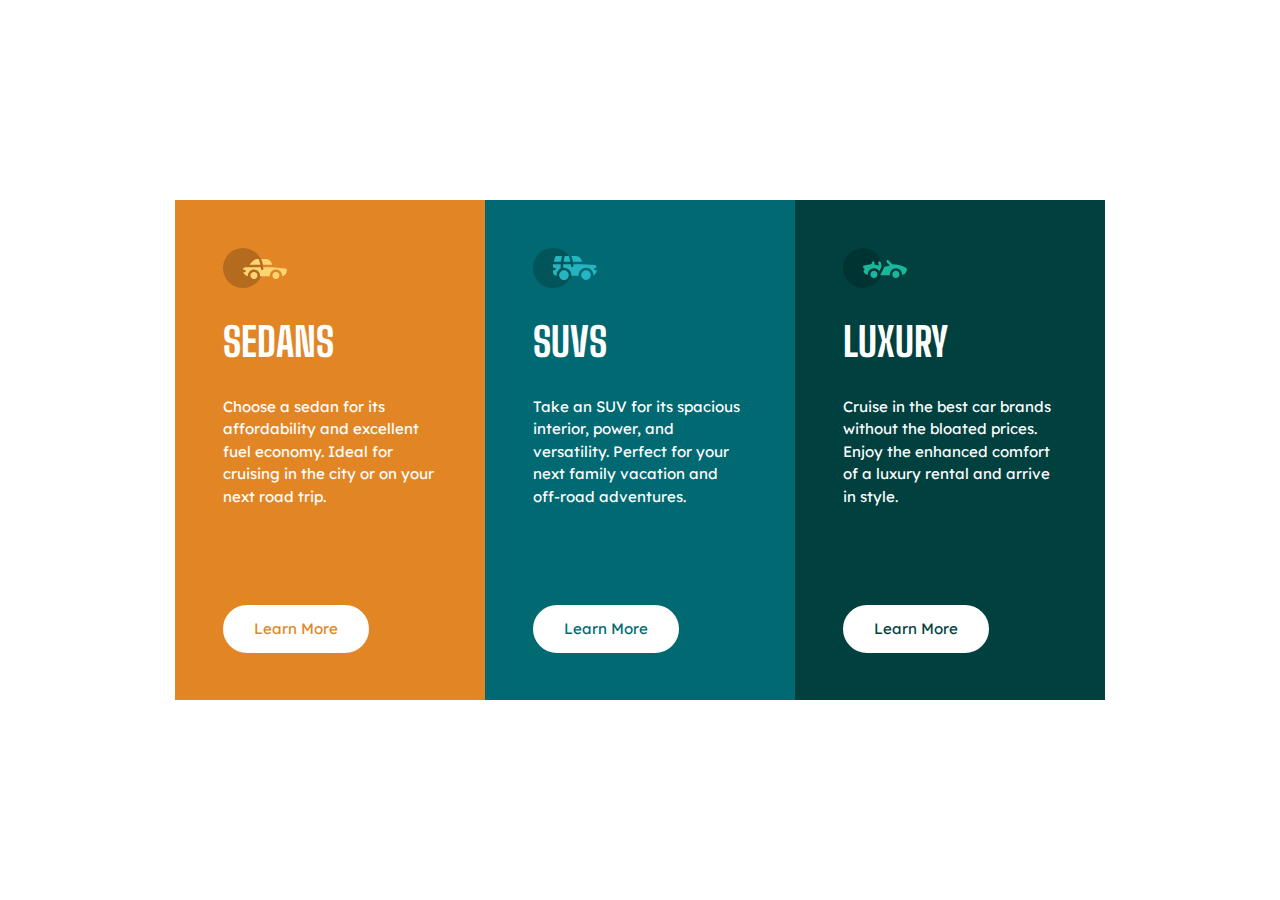
<file: 5-dars/cards/index.html>
<!DOCTYPE html>
<html lang="en">
<head>
    <meta charset="UTF-8">
    <meta name="viewport" content="width=device-width, initial-scale=1.0">
    <title>Document</title>
</head>
<body>
    
    <script src="./script.js"></script>
</body>
</html>
</file>
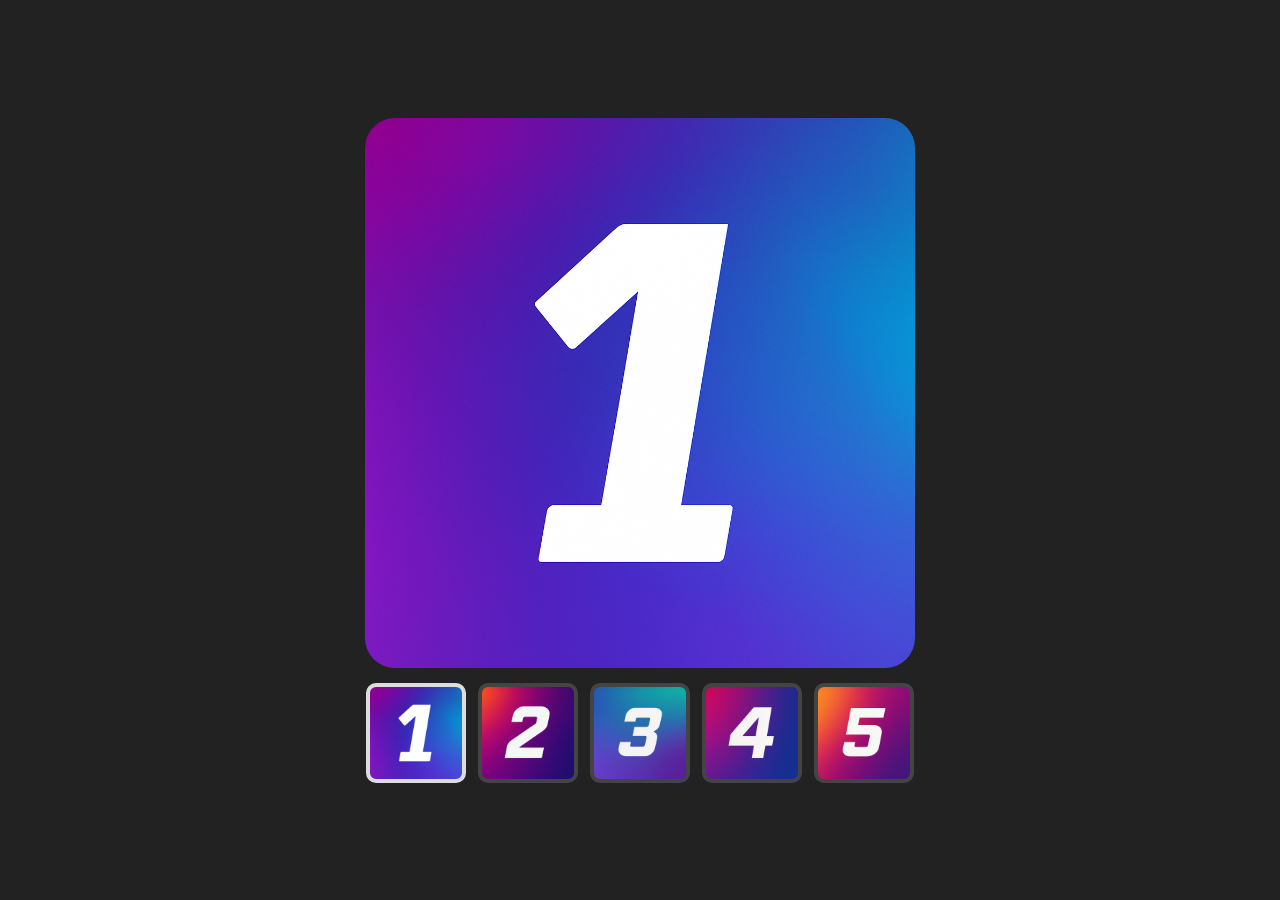
<file: 5-dars/slider/index.html>
<!DOCTYPE html>
<html lang="en">
<head>
    <link rel="stylesheet" href="./style.css">
    <meta charset="UTF-8">
    <meta name="viewport" content="width=device-width, initial-scale=1.0">
    <title>Document</title>
</head>
<body>
    <div class="slide_box">
        <img id="mainImg" class="slide_main_img" src="./imgs/1.png" alt="" aria-hidden="true">
        <div class="select_btns_box">
            <button data-img="1" class="select_btns active"></button>
            <button data-img="2" class="select_btns"></button>
            <button data-img="3" class="select_btns"></button>
            <button data-img="4" class="select_btns"></button>
            <button data-img="5" class="select_btns"></button>
        </div>
    </div>
    <script src="./script.js"></script>
</body>
</html>
</file>
<file: 5-dars/slider/style.css>
* {margin: 0;padding: 0;box-sizing: border-box;}
body {
    display: flex;
    justify-content: center;
    align-items: center;
    height: 100vh;
    width: 100%;
    background: #222;
}
.slide_box {
    display: flex;
    flex-direction: column;
    gap: 15px;
}
.slide_main_img {
    width: 550px;
    height: 550px;
    border-radius: 30px;
}
.select_btns_box {
    display: flex;
    justify-content: space-around;
    gap: 10px;
}
.select_btns {
    width: 100px;   
    height: 100px;
    border: 0px;
    border-radius: 10px;
    cursor: pointer;
    border: 4px solid #444;
    background-position: center center;
    background-size: contain;
    background-repeat: no-repeat;
    padding: 20px;
}
.select_btns.active {
    border: 4px solid #ddd;
}
</file>
